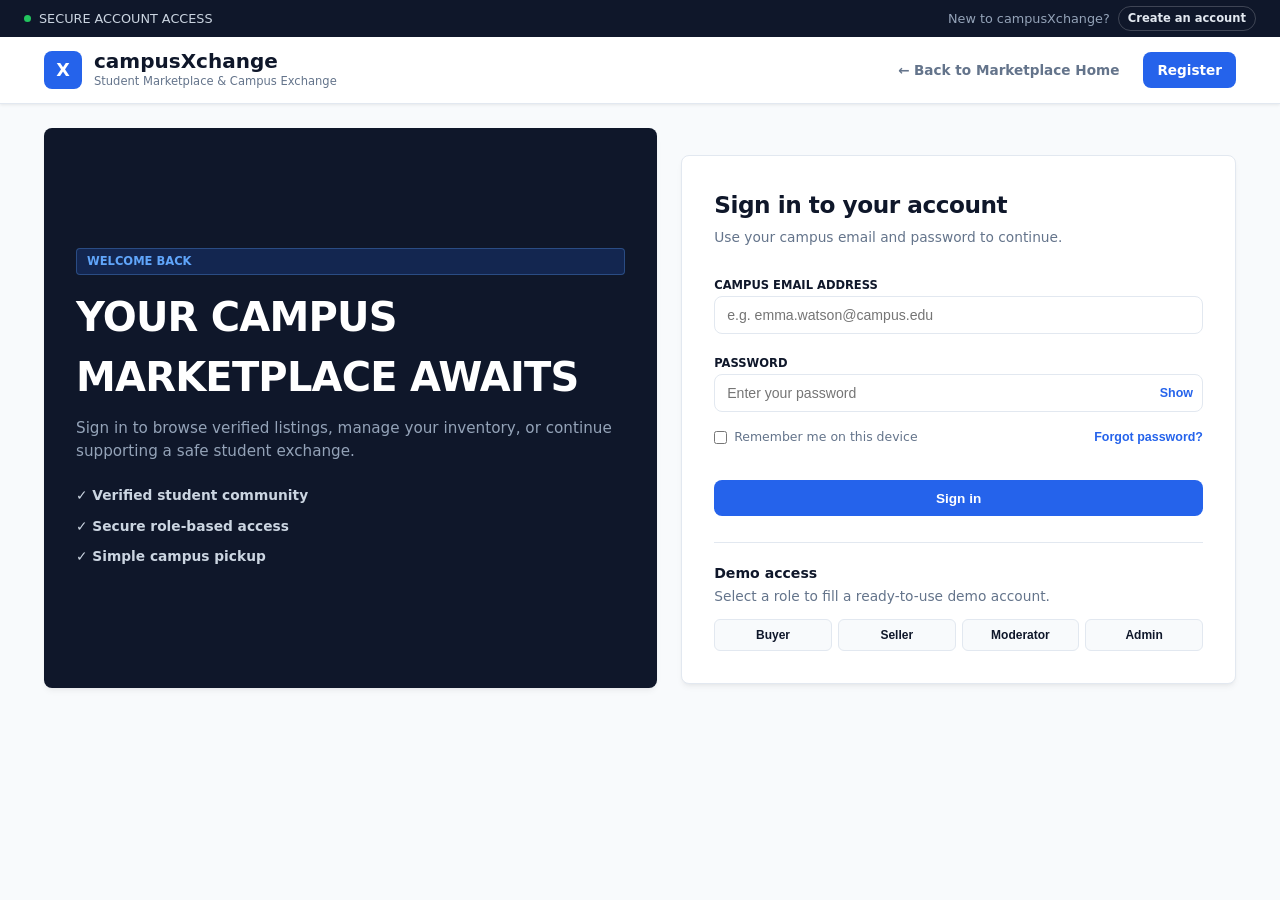
<file: login.html>
<!doctype html>
<html lang="en">
<head>
  <meta charset="UTF-8">
  <meta name="viewport" content="width=device-width, initial-scale=1.0">
  <title>campusXchange | Sign In</title>
  <link rel="stylesheet" href="style.css">
</head>
<body>
  <header class="system-header">
    <div class="role-bar">
      <div class="system-status">
        <span class="status-dot"></span>
        <span>SECURE ACCOUNT ACCESS</span>
      </div>
      <div class="role-switcher">
        <span class="role-label">New to campusXchange?</span>
        <a href="register.html" class="role-pill">Create an account</a>
      </div>
    </div>
    <div class="main-nav">
      <a href="index.html" class="brand-wrapper">
        <div class="brand-logo-icon"></div>
        <div class="brand-text-group">
          <span class="brand-title">campusXchange</span>
          <span class="brand-subtitle">Student Marketplace &amp; Campus Exchange</span>
        </div>
      </a>
      <div class="nav-actions">
        <a href="index.html" class="btn-back-home">← Back to Marketplace Home</a>
        <a href="register.html" class="btn-primary">Register</a>
      </div>
    </div>
  </header>

  <main class="page-container login-page">
    <section class="login-layout">
      <div class="hero-showcase login-hero">
        <span class="hero-tag">Welcome back</span>
        <h1 class="hero-title">YOUR CAMPUS MARKETPLACE AWAITS</h1>
        <p class="hero-desc">Sign in to browse verified listings, manage your inventory, or continue supporting a safe student exchange.</p>
        <div class="login-benefits">
          <span>✓ Verified student community</span>
          <span>✓ Secure role-based access</span>
          <span>✓ Simple campus pickup</span>
        </div>
      </div>

      <section class="login-card" aria-labelledby="loginTitle">
        <div class="login-card-heading">
          <h2 id="loginTitle">Sign in to your account</h2>
          <p>Use your campus email and password to continue.</p>
        </div>

        <form id="loginForm" novalidate>
          <div class="filter-group">
            <label for="loginEmail" class="filter-label">Campus email address</label>
            <input id="loginEmail" name="email" class="input-control" type="email" placeholder="e.g. emma.watson@campus.edu" autocomplete="email" required>
          </div>
          <div class="filter-group login-field">
            <label for="loginPassword" class="filter-label">Password</label>
            <div class="password-field">
              <input id="loginPassword" name="password" class="input-control" type="password" placeholder="Enter your password" autocomplete="current-password" required>
              <button type="button" id="togglePassword" class="password-toggle" aria-label="Show password">Show</button>
            </div>
          </div>
          <div class="login-options">
            <label class="remember-check">
              <input id="rememberMe" type="checkbox">
              <span>Remember me on this device</span>
            </label>
            <button type="button" id="forgotPassword" class="text-button">Forgot password?</button>
          </div>
          <p id="loginMessage" class="form-message" role="status" aria-live="polite"></p>
          <button type="submit" class="btn-primary login-submit">Sign in</button>
        </form>

        <div class="demo-login">
          <strong>Demo access</strong>
          <p>Select a role to fill a ready-to-use demo account.</p>
          <div class="demo-login-buttons">
            <button type="button" data-demo-role="buyer">Buyer</button>
            <button type="button" data-demo-role="seller">Seller</button>
            <button type="button" data-demo-role="moderator">Moderator</button>
            <button type="button" data-demo-role="admin">Admin</button>
          </div>
        </div>
      </section>
    </section>
  </main>
  <script src="login.js"></script>
</body>
</html>
</file>
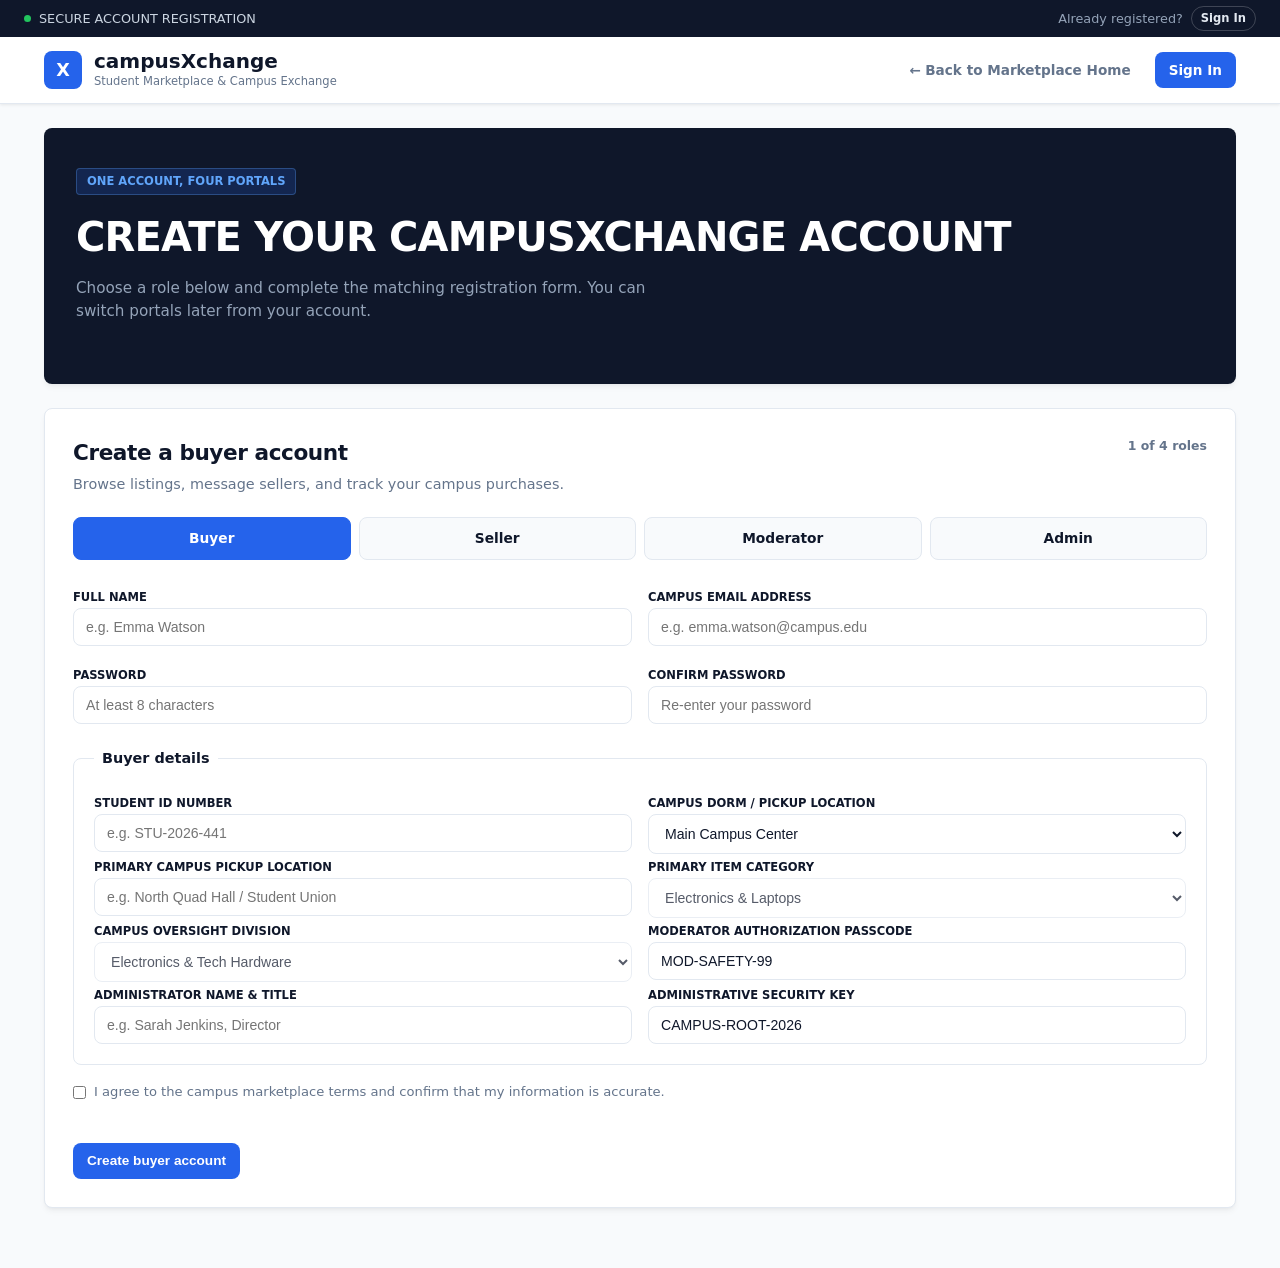
<file: register.html>
<!doctype html>
<html lang="en">
<head>
  <meta charset="UTF-8">
  <meta name="viewport" content="width=device-width, initial-scale=1.0">
  <title>campusXchange | Create an Account</title>
  <link rel="stylesheet" href="style.css">
</head>
<body>
  <header class="system-header">
    <div class="role-bar">
      <div class="system-status">
        <span class="status-dot"></span>
        <span>SECURE ACCOUNT REGISTRATION</span>
      </div>
      <div class="role-switcher">
        <span class="role-label">Already registered?</span>
        <a href="login.html" class="role-pill">Sign In</a>
      </div>
    </div>
    <div class="main-nav">
      <a href="index.html" class="brand-wrapper">
        <div class="brand-logo-icon"></div>
        <div class="brand-text-group">
          <span class="brand-title">campusXchange</span>
          <span class="brand-subtitle">Student Marketplace &amp; Campus Exchange</span>
        </div>
      </a>
      <div class="nav-actions">
        <a href="index.html" class="btn-back-home">← Back to Marketplace Home</a>
        <a href="login.html" class="btn-primary">Sign In</a>
      </div>
    </div>
  </header>

  <main class="page-container registration-page">
    <section class="hero-showcase registration-hero">
      <span class="hero-tag">One account, four portals</span>
      <h1 class="hero-title">CREATE YOUR CAMPUSXCHANGE ACCOUNT</h1>
      <p class="hero-desc">Choose a role below and complete the matching registration form. You can switch portals later from your account.</p>
    </section>

    <section class="registration-card" aria-labelledby="registrationTitle">
      <div class="registration-heading">
        <div>
          <h2 id="registrationTitle">Create a buyer account</h2>
          <p id="registrationDescription">Browse listings, message sellers, and track your campus purchases.</p>
        </div>
        <span id="registrationStep" class="registration-step">1 of 4 roles</span>
      </div>

      <nav class="registration-tabs" aria-label="Choose account role">
        <button type="button" class="registration-tab active" data-role="buyer">Buyer</button>
        <button type="button" class="registration-tab" data-role="seller">Seller</button>
        <button type="button" class="registration-tab" data-role="moderator">Moderator</button>
        <button type="button" class="registration-tab" data-role="admin">Admin</button>
      </nav>

      <form id="registrationForm" novalidate>
        <input type="hidden" id="accountRole" name="role" value="buyer">
        <div class="registration-grid">
          <div class="filter-group">
            <label for="fullName" class="filter-label">Full name</label>
            <input id="fullName" name="fullName" class="input-control" type="text" placeholder="e.g. Emma Watson" autocomplete="name" required>
          </div>
          <div class="filter-group">
            <label for="email" class="filter-label">Campus email address</label>
            <input id="email" name="email" class="input-control" type="email" placeholder="e.g. emma.watson@campus.edu" autocomplete="email" required>
          </div>
          <div class="filter-group">
            <label for="password" class="filter-label">Password</label>
            <input id="password" name="password" class="input-control" type="password" minlength="8" placeholder="At least 8 characters" autocomplete="new-password" required>
          </div>
          <div class="filter-group">
            <label for="confirmPassword" class="filter-label">Confirm password</label>
            <input id="confirmPassword" name="confirmPassword" class="input-control" type="password" minlength="8" placeholder="Re-enter your password" autocomplete="new-password" required>
          </div>
        </div>

        <fieldset class="role-fields">
          <legend id="roleFieldsTitle">Buyer details</legend>
          <div id="buyerFields" class="role-fields-content">
            <div class="filter-group">
              <label for="campusId" class="filter-label">Student ID number</label>
              <input id="campusId" name="campusId" class="input-control" type="text" placeholder="e.g. STU-2026-441">
            </div>
            <div class="filter-group">
              <label for="pickupLocation" class="filter-label">Campus dorm / pickup location</label>
              <select id="pickupLocation" name="pickupLocation" class="select-control">
                <option>Main Campus Center</option>
                <option>North Residence Hall</option>
                <option>Science &amp; Engineering Library</option>
                <option>Off-Campus Student Housing</option>
              </select>
            </div>
          </div>
          <div id="sellerFields" class="role-fields-content" hidden>
            <div class="filter-group">
              <label for="sellerLocation" class="filter-label">Primary campus pickup location</label>
              <input id="sellerLocation" name="sellerLocation" class="input-control" type="text" placeholder="e.g. North Quad Hall / Student Union">
            </div>
            <div class="filter-group">
              <label for="sellerCategory" class="filter-label">Primary item category</label>
              <select id="sellerCategory" name="sellerCategory" class="select-control">
                <option>Electronics &amp; Laptops</option>
                <option>Calculators &amp; Tech</option>
                <option>Textbooks &amp; Course Packs</option>
                <option>Audio &amp; Gaming</option>
                <option>Campus Commuting</option>
              </select>
            </div>
          </div>
          <div id="moderatorFields" class="role-fields-content" hidden>
            <div class="filter-group">
              <label for="moderatorDivision" class="filter-label">Campus oversight division</label>
              <select id="moderatorDivision" name="moderatorDivision" class="select-control">
                <option>Electronics &amp; Tech Hardware</option>
                <option>Textbooks &amp; Course Materials</option>
                <option>Dorm Essentials &amp; Commuting</option>
                <option>General Campus Marketplace</option>
              </select>
            </div>
            <div class="filter-group">
              <label for="moderatorCode" class="filter-label">Moderator authorization passcode</label>
              <input id="moderatorCode" name="moderatorCode" class="input-control" type="text" value="MOD-SAFETY-99" required>
            </div>
          </div>
          <div id="adminFields" class="role-fields-content" hidden>
            <div class="filter-group">
              <label for="adminTitle" class="filter-label">Administrator name &amp; title</label>
              <input id="adminTitle" name="adminTitle" class="input-control" type="text" placeholder="e.g. Sarah Jenkins, Director">
            </div>
            <div class="filter-group">
              <label for="adminKey" class="filter-label">Administrative security key</label>
              <input id="adminKey" name="adminKey" class="input-control" type="text" value="CAMPUS-ROOT-2026" required>
            </div>
          </div>
        </fieldset>

        <label class="terms-check">
          <input id="terms" name="terms" type="checkbox" required>
          <span>I agree to the campus marketplace terms and confirm that my information is accurate.</span>
        </label>
        <p id="formMessage" class="form-message" role="status" aria-live="polite"></p>
        <button type="submit" class="btn-primary registration-submit">Create buyer account</button>
      </form>
    </section>
  </main>
  <script src="register.js"></script>
</body>
</html>
</file>
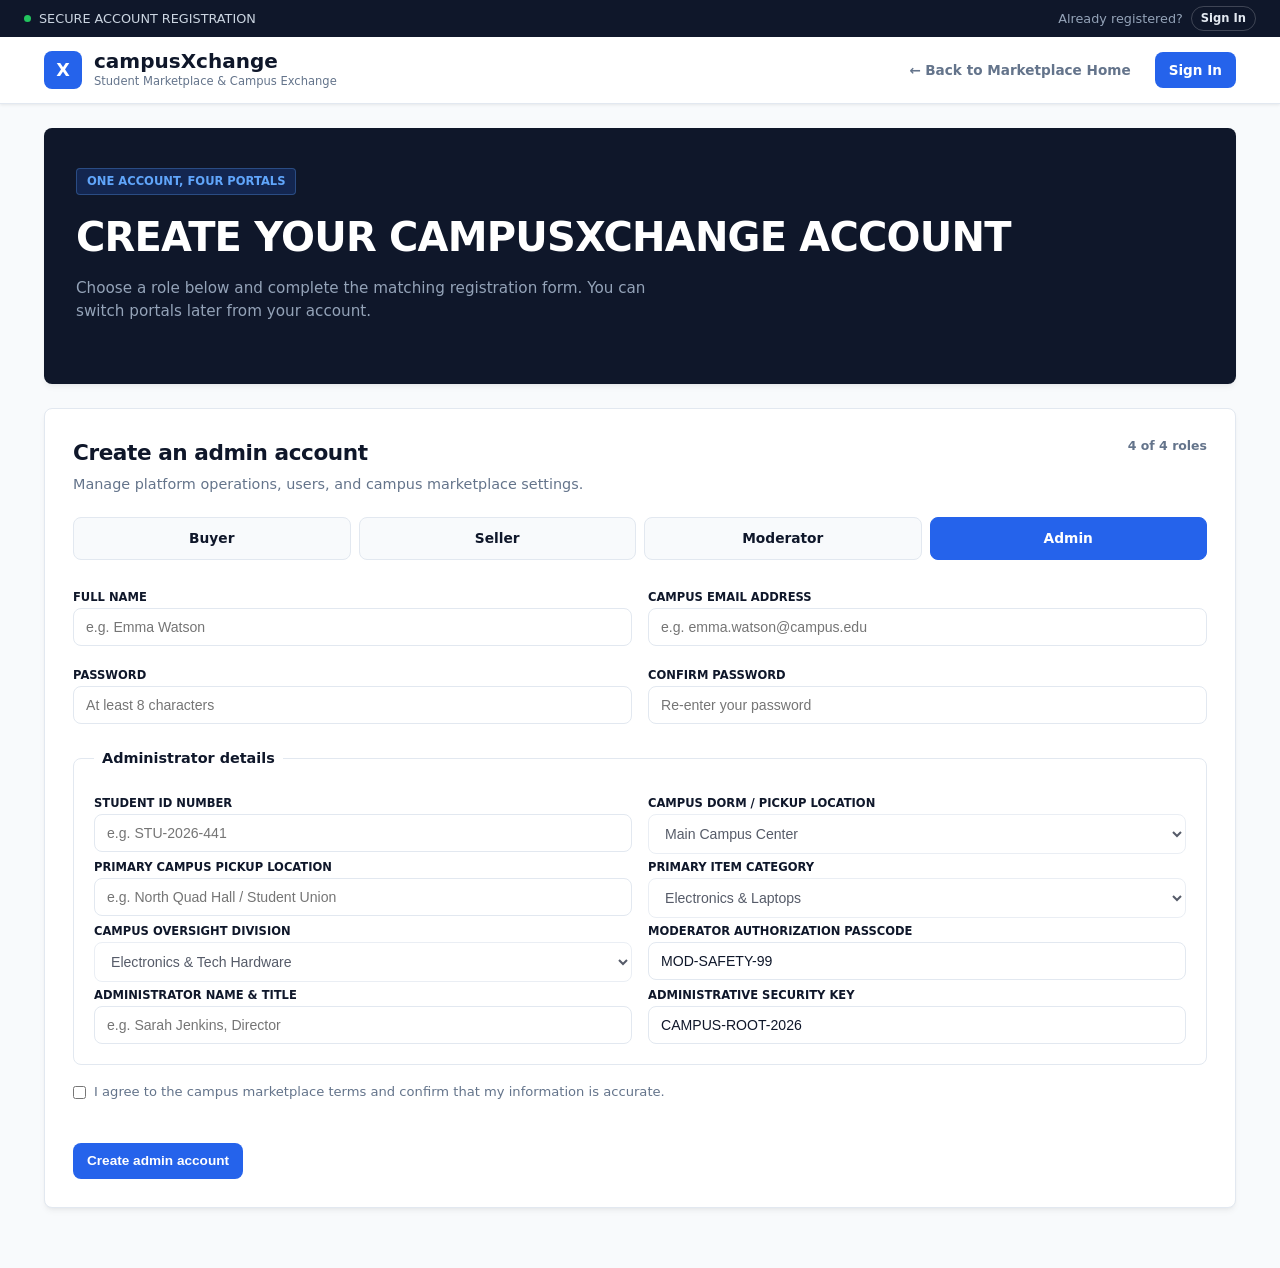
<file: admin/view/register.html>
<!doctype html>
<html lang="en">
<head>
  <meta charset="UTF-8">
  <meta http-equiv="refresh" content="0; url=../../register.html?role=admin">
  <title>Redirecting to registration</title>
</head>
<body>
  <p>Opening the <a href="../../register.html?role=admin">admin registration form</a>...</p>
</body>
</html>
</file>
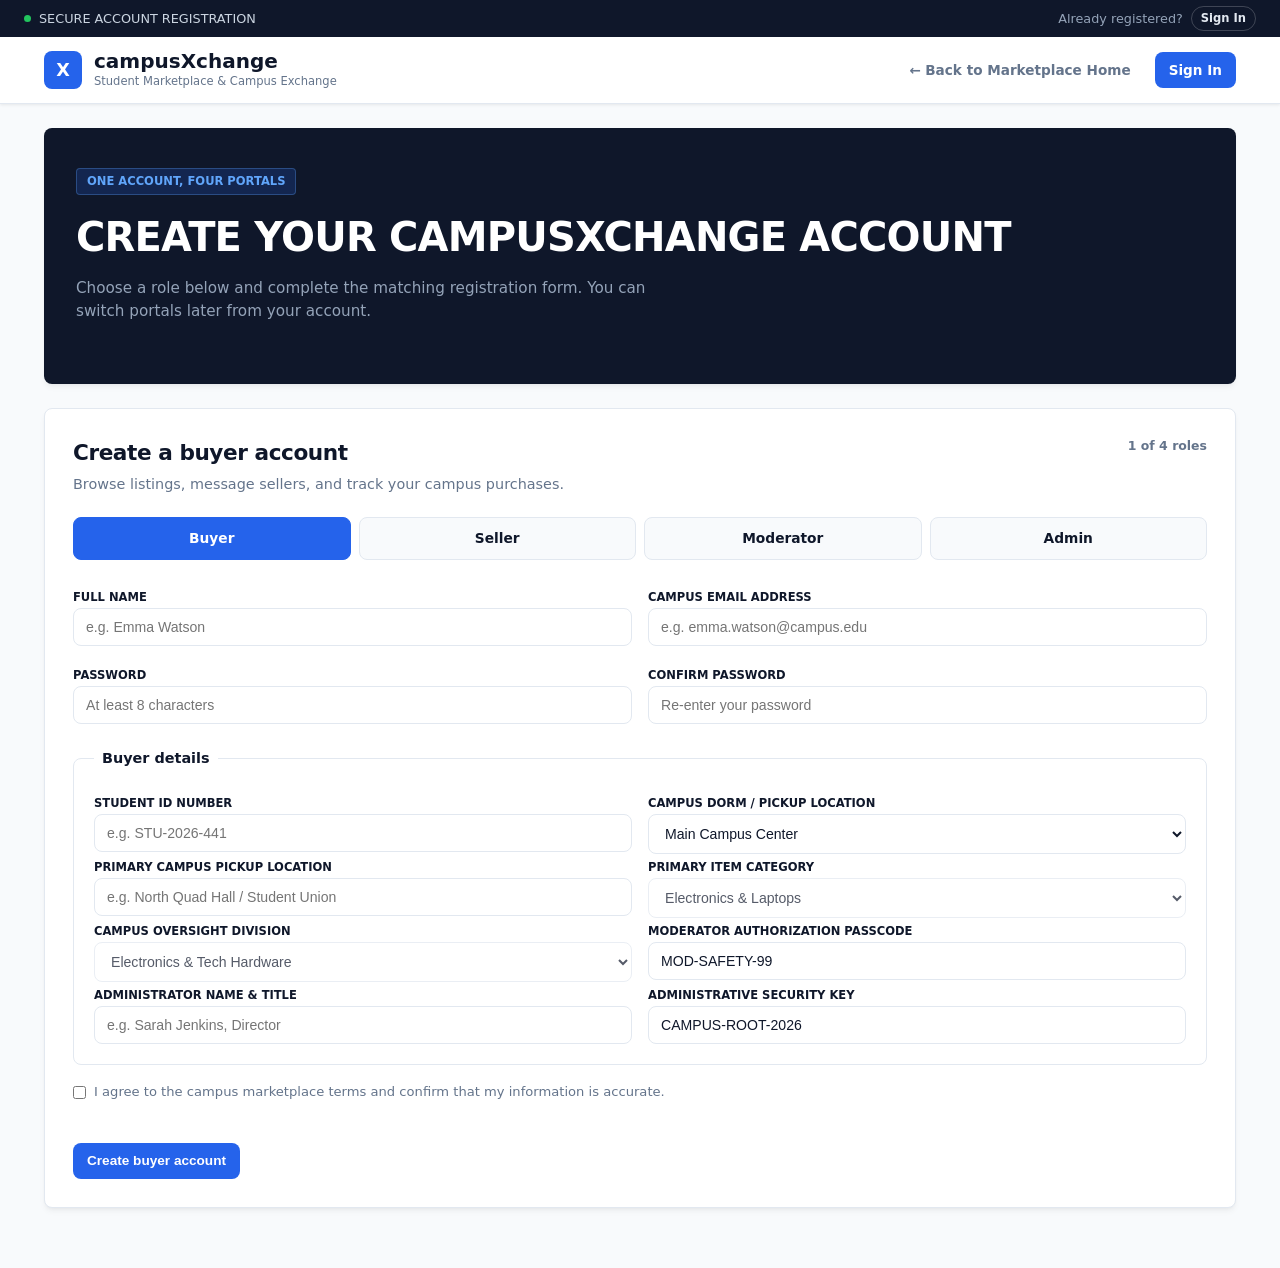
<file: buyers/view/register.html>
<!doctype html>
<html lang="en">
<head>
  <meta charset="UTF-8">
  <meta http-equiv="refresh" content="0; url=../../register.html?role=buyer">
  <title>Redirecting to registration</title>
</head>
<body>
  <p>Opening the <a href="../../register.html?role=buyer">buyer registration form</a>...</p>
</body>
</html>
</file>
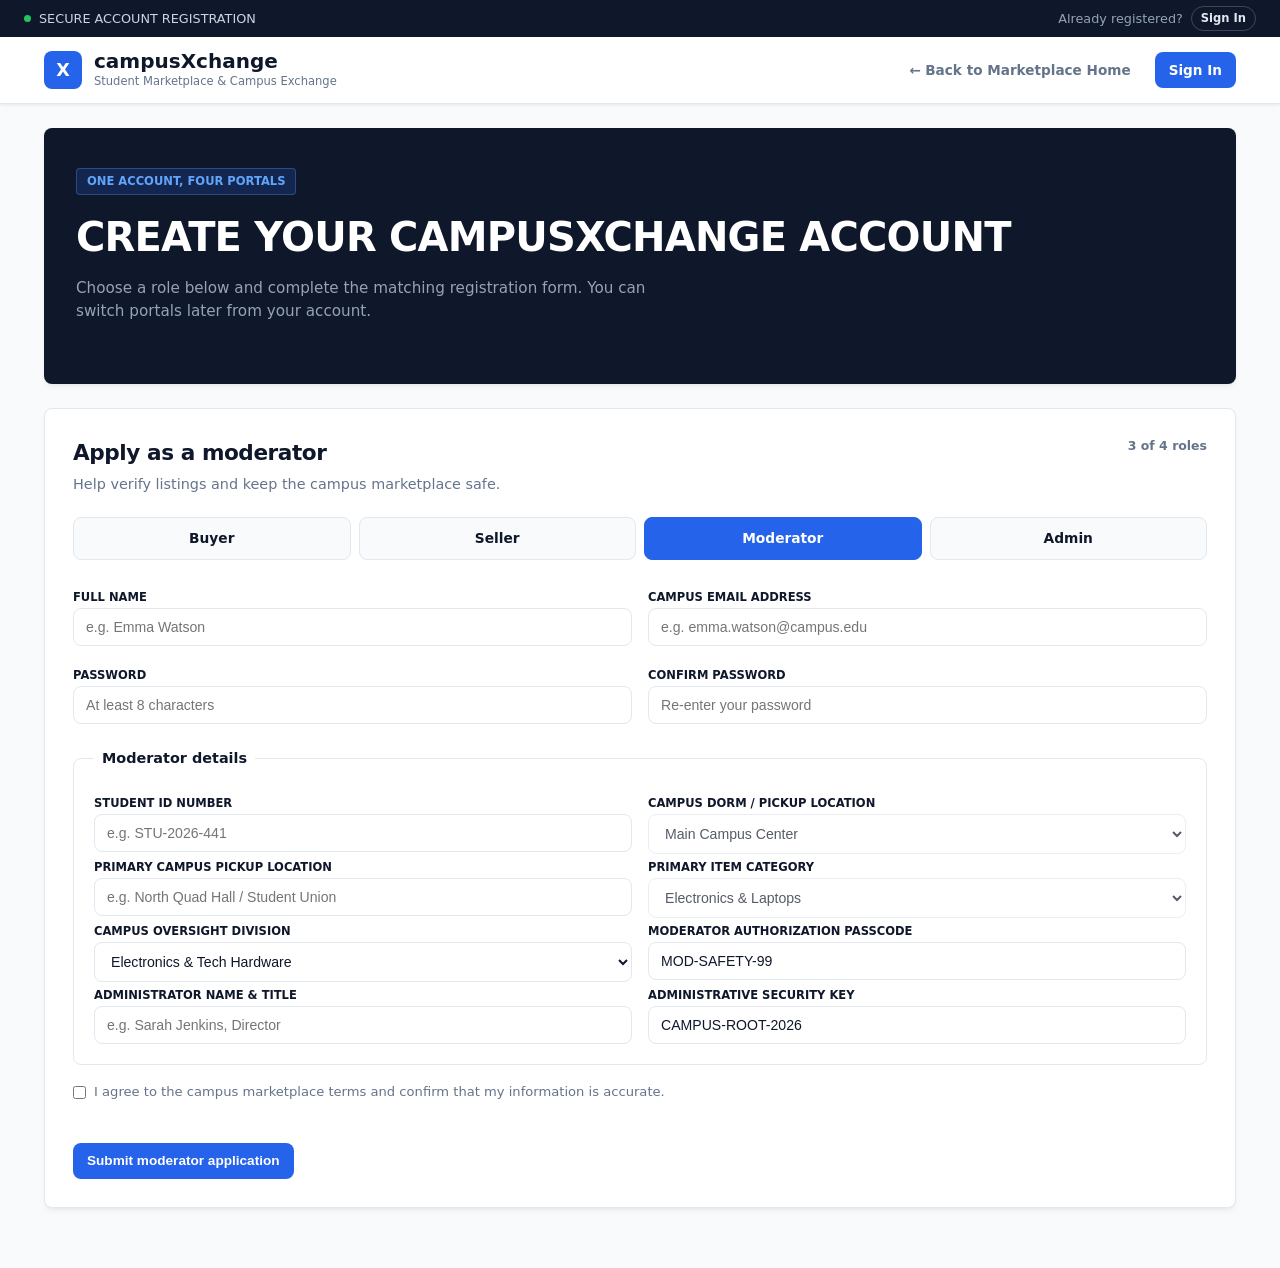
<file: moderators/view/register.html>
<!doctype html>
<html lang="en">
<head>
  <meta charset="UTF-8">
  <meta http-equiv="refresh" content="0; url=../../register.html?role=moderator">
  <title>Redirecting to registration</title>
</head>
<body>
  <p>Opening the <a href="../../register.html?role=moderator">moderator registration form</a>...</p>
</body>
</html>
</file>
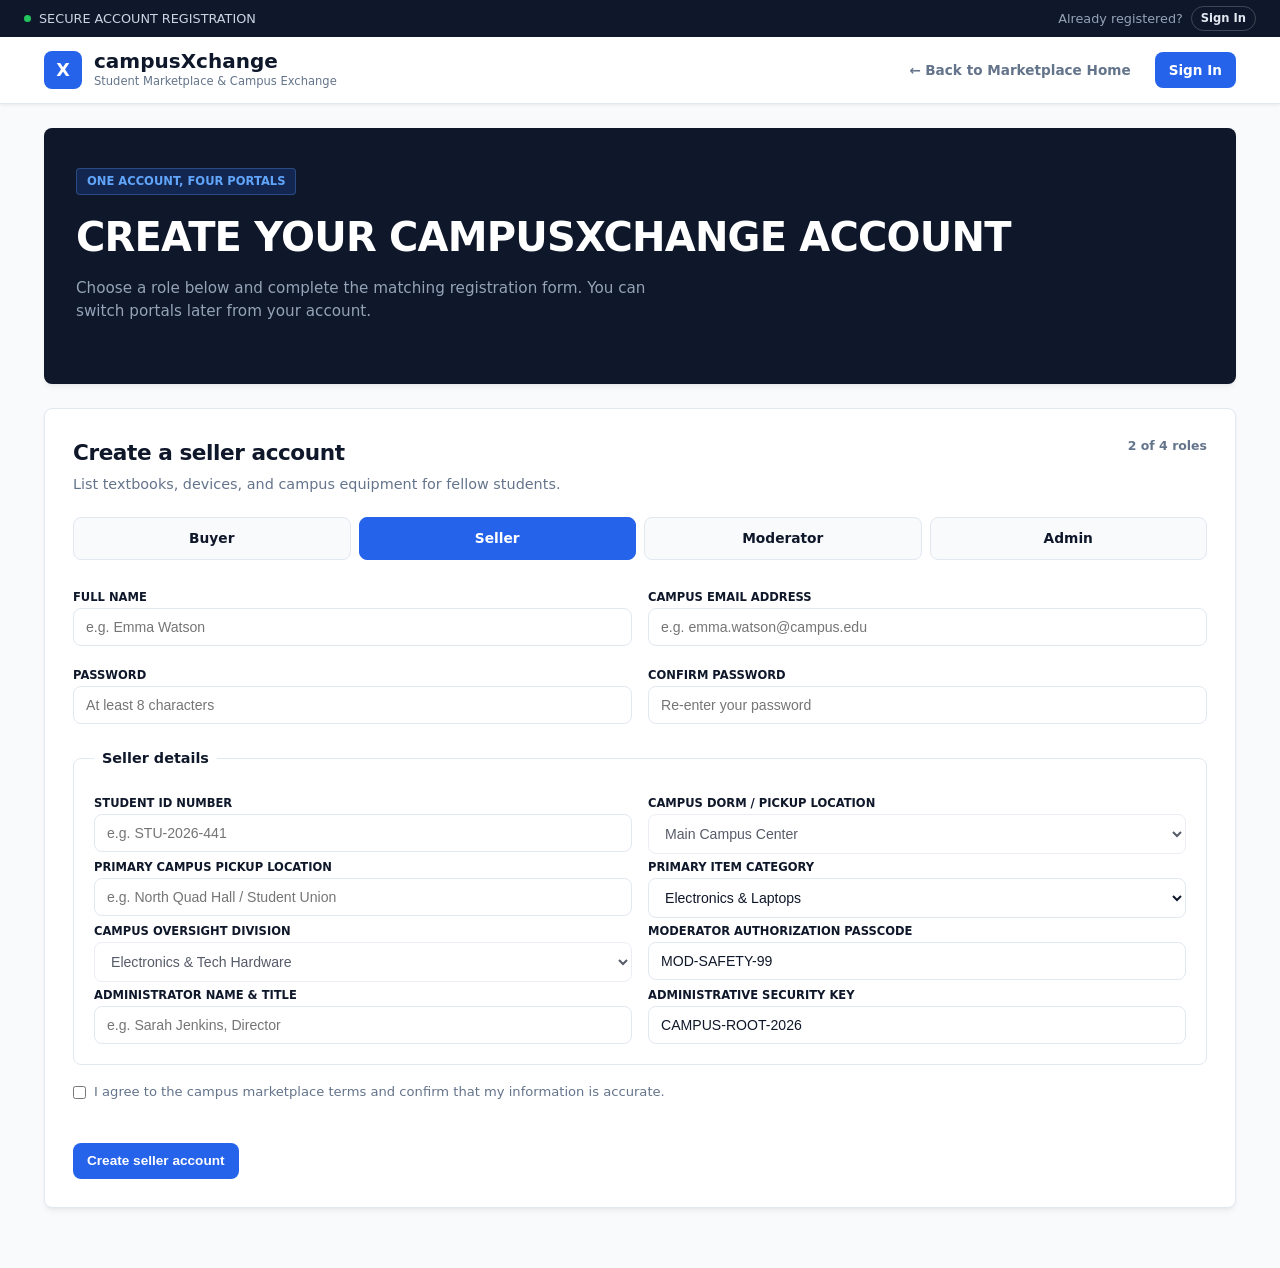
<file: sellers/view/register.html>
<!doctype html>
<html lang="en">
<head>
  <meta charset="UTF-8">
  <meta http-equiv="refresh" content="0; url=../../register.html?role=seller">
  <title>Redirecting to registration</title>
</head>
<body>
  <p>Opening the <a href="../../register.html?role=seller">seller registration form</a>...</p>
</body>
</html>
</file>
<file: style.css>
/* ===== campusXchange — Complete Normal Clean Website Style & Fixed Header ===== */

:root {
  --bg-main: #f8fafc;
  --card-bg: #ffffff;
  --text-main: #0f172a;
  --text-muted: #64748b;
  --border-color: #e2e8f0;
  
  /* Modern E-Commerce Palette */
  --primary-color: #2563eb;
  --primary-hover: #1d4ed8;
  --navy-dark: #0f172a;
  --accent-cyan: #06b6d4;
  --danger-red: #ef4444;
  
  --radius-normal: 8px;
  --shadow-subtle: 0 1px 3px rgba(0, 0, 0, 0.08);
  --shadow-card: 0 4px 6px -1px rgba(0, 0, 0, 0.05), 0 2px 4px -2px rgba(0, 0, 0, 0.05);
}

*, *::before, *::after {
  box-sizing: border-box;
  margin: 0;
  padding: 0;
}

body {
  font-family: 'Inter', system-ui, -apple-system, sans-serif;
  background-color: var(--bg-main);
  color: var(--text-main);
  line-height: 1.5;
  -webkit-font-smoothing: antialiased;
}

a { text-decoration: none; color: inherit; }
img { max-width: 100%; display: block; }
h1, h2, h3 { letter-spacing: -0.02em; }
:focus-visible { outline: 2px solid var(--primary-color); outline-offset: 2px; }

/* ---------- Clean Standard Header & Navbar ---------- */
.system-header {
  position: sticky;
  top: 0;
  z-index: 100;
  background: var(--card-bg);
  border-bottom: 1px solid var(--border-color);
  box-shadow: var(--shadow-subtle);
}

/* Top Dark Bar for User Status */
.auth-top-bar {
  background: var(--navy-dark);
  color: #cbd5e1;
  display: flex;
  flex-wrap: wrap;
  justify-content: space-between;
  align-items: center;
  padding: 6px 24px;
  font-size: 0.8rem;
  font-weight: 500;
}

.role-bar {
  padding: 6px 24px;
  display: flex;
  flex-wrap: wrap;
  justify-content: space-between;
  align-items: center;
  gap: 8px 20px;
  background: var(--navy-dark);
  color: #cbd5e1;
  font-size: 0.8rem;
  font-weight: 500;
}

.auth-user-status { 
  display: flex; 
  align-items: center; 
  gap: 8px; 
}
.auth-user-status strong { color: #ffffff; }
.status-dot { 
  width: 7px; 
  height: 7px; 
  border-radius: 50%; 
  background: #22c55e; 
}

.role-badge {
  font-size: 0.65rem;
  font-weight: 700;
  letter-spacing: 0.05em;
  padding: 2px 8px;
  border-radius: 4px;
  text-transform: uppercase;
  background: #334155;
  color: #fff;
}
.role-buyer { background: var(--accent-cyan); color: #fff; }
.role-seller { background: #f59e0b; color: #fff; }
.role-moderator { background: #8b5cf6; color: #fff; }
.role-admin { background: var(--danger-red); color: #fff; }

.demo-account-switcher { display: flex; align-items: center; gap: 6px; }
.demo-btn {
  font-size: 0.75rem;
  font-weight: 600;
  padding: 4px 10px;
  border-radius: 4px;
  border: 1px solid rgba(255, 255, 255, 0.2);
  background: rgba(255, 255, 255, 0.05);
  color: #fff;
  cursor: pointer;
  transition: background 0.15s;
}
.demo-btn:hover, .demo-btn.active {
  background: var(--primary-color);
  border-color: var(--primary-color);
}

.system-status,
.role-switcher,
.role-nav-links {
  display: flex;
  align-items: center;
}

.system-status,
.role-switcher {
  gap: 8px;
}

.role-label {
  color: #94a3b8;
  white-space: nowrap;
}

.role-nav-links {
  gap: 6px;
  flex-wrap: wrap;
}

.role-pill {
  padding: 3px 9px;
  border: 1px solid rgba(255, 255, 255, 0.2);
  border-radius: 999px;
  color: #e2e8f0;
  font-size: 0.72rem;
  font-weight: 700;
  transition: background 0.15s, border-color 0.15s;
}

.role-pill:hover,
.role-pill.active {
  background: var(--primary-color);
  border-color: var(--primary-color);
  color: #fff;
}

.status-dot-amber,
.status-dot-emerald,
.status-dot-purple {
  width: 7px;
  height: 7px;
  border-radius: 50%;
  flex-shrink: 0;
  background: #f59e0b;
}

.status-dot-emerald { background: #22c55e; }
.status-dot-purple { background: #a78bfa; }

/* Main Navbar Layout Fix */
.main-nav {
  max-width: 1240px;
  margin: 0 auto;
  display: flex;
  justify-content: space-between;
  align-items: center;
  padding: 12px 24px;
  gap: 16px;
}

.brand-wrapper { 
  display: flex; 
  align-items: center; 
  gap: 12px; 
}

.brand-logo-icon {
  width: 38px;
  height: 38px;
  border-radius: var(--radius-normal);
  background: var(--primary-color);
  display: grid;
  place-items: center;
  color: #fff;
  flex-shrink: 0;
}
.brand-logo-icon::after { 
  content: "X"; 
  font-weight: 900; 
  font-size: 1.1rem;
}

.brand-title {
  font-size: 1.25rem;
  font-weight: 800;
  color: var(--navy-dark);
  line-height: 1.2;
}

.brand-subtitle {
  font-size: 0.72rem;
  color: var(--text-muted);
  font-weight: 500;
}

.brand-text-group {
  display: flex;
  flex-direction: column;
  min-width: 0;
}

/* Right Navigation Action Alignment Fix */
.nav-right-actions { 
  display: flex; 
  align-items: center; 
  gap: 12px;
  flex-shrink: 0;
}

.nav-actions {
  display: flex;
  align-items: center;
  justify-content: flex-end;
  flex-wrap: wrap;
  gap: 10px;
  flex-shrink: 1;
}

.btn-back-home,
.btn-primary,
.btn-cyan,
.btn-warn,
.btn-emerald,
.btn-action-suspend {
  display: inline-flex;
  align-items: center;
  justify-content: center;
  min-height: 36px;
  padding: 8px 14px;
  border-radius: var(--radius-normal);
  font-size: 0.85rem;
  font-weight: 700;
  white-space: nowrap;
}

.btn-back-home {
  color: var(--text-muted);
}

.btn-back-home:hover {
  color: var(--primary-color);
}

.btn-primary,
.btn-cyan,
.btn-warn,
.btn-emerald,
.btn-action-suspend {
  background: var(--primary-color);
  color: #fff;
}

.btn-primary:hover,
.btn-cyan:hover,
.btn-warn:hover,
.btn-emerald:hover,
.btn-action-suspend:hover {
  background: var(--primary-hover);
}

.nav-cart-btn {
  font-weight: 600;
  font-size: 0.85rem;
  padding: 8px 14px;
  border-radius: var(--radius-normal);
  background: #f1f5f9;
  border: 1px solid var(--border-color);
  display: flex;
  align-items: center;
  gap: 6px;
}
.cart-badge {
  background: var(--primary-color);
  color: #fff;
  border-radius: 999px;
  font-size: 0.7rem;
  padding: 1px 6px;
  font-weight: 700;
}

.btn-portal-jump {
  font-weight: 600;
  font-size: 0.85rem;
  color: var(--text-muted);
  padding: 8px 4px;
}
.btn-portal-jump:hover { color: var(--primary-color); }

.registration-page {
  max-width: 980px;
}

.registration-hero {
  padding: 32px;
}

.registration-card {
  background: var(--card-bg);
  border: 1px solid var(--border-color);
  border-radius: var(--radius-normal);
  padding: 28px;
  box-shadow: var(--shadow-card);
}

.registration-heading {
  display: flex;
  justify-content: space-between;
  align-items: flex-start;
  gap: 16px;
  margin-bottom: 22px;
}

.registration-heading h2 {
  color: var(--navy-dark);
  font-size: 1.35rem;
  margin-bottom: 4px;
}

.registration-heading p {
  color: var(--text-muted);
  font-size: 0.9rem;
}

.registration-step {
  color: var(--text-muted);
  font-size: 0.78rem;
  font-weight: 700;
  white-space: nowrap;
}

.registration-tabs {
  display: grid;
  grid-template-columns: repeat(4, 1fr);
  gap: 8px;
  margin-bottom: 24px;
}

.registration-tab {
  border: 1px solid var(--border-color);
  border-radius: var(--radius-normal);
  background: #f8fafc;
  color: var(--navy-dark);
  cursor: pointer;
  font: inherit;
  font-size: 0.86rem;
  font-weight: 700;
  padding: 10px 12px;
}

.registration-tab:hover,
.registration-tab.active {
  background: var(--primary-color);
  border-color: var(--primary-color);
  color: #fff;
}

.registration-grid,
.role-fields-content {
  display: grid;
  grid-template-columns: repeat(2, minmax(0, 1fr));
  gap: 16px;
}

.role-fields {
  border: 1px solid var(--border-color);
  border-radius: var(--radius-normal);
  margin: 24px 0 18px;
  padding: 20px;
}

.role-fields legend {
  color: var(--navy-dark);
  font-size: 0.9rem;
  font-weight: 800;
  padding: 0 8px;
}

.terms-check {
  align-items: flex-start;
  color: var(--text-muted);
  display: flex;
  font-size: 0.82rem;
  gap: 8px;
  line-height: 1.4;
  margin: 18px 0;
}

.terms-check input {
  accent-color: var(--primary-color);
  margin-top: 3px;
}

.registration-submit {
  border: 0;
  cursor: pointer;
}

.form-message {
  min-height: 1.3em;
  font-size: 0.85rem;
  font-weight: 600;
  margin: 6px 0;
}

.form-message.error { color: var(--danger-red); }
.form-message.success { color: #15803d; }

.login-page {
  max-width: 1120px;
}

.login-layout {
  display: grid;
  grid-template-columns: minmax(0, 1.05fr) minmax(360px, 0.95fr);
  gap: 24px;
  align-items: stretch;
}

.login-hero {
  margin-bottom: 0;
  min-height: 560px;
  display: flex;
  flex-direction: column;
  justify-content: center;
}

.login-benefits {
  display: grid;
  gap: 10px;
  color: #cbd5e1;
  font-size: 0.86rem;
  font-weight: 600;
}

.login-card {
  align-self: center;
  background: var(--card-bg);
  border: 1px solid var(--border-color);
  border-radius: var(--radius-normal);
  box-shadow: var(--shadow-card);
  padding: 32px;
}

.login-card-heading {
  margin-bottom: 24px;
}

.login-card-heading h2 {
  color: var(--navy-dark);
  font-size: 1.45rem;
  margin-bottom: 4px;
}

.login-card-heading p,
.demo-login p {
  color: var(--text-muted);
  font-size: 0.86rem;
}

.login-field {
  margin-top: 16px;
}

.password-field {
  position: relative;
}

.password-field .input-control {
  padding-right: 68px;
}

.password-toggle {
  position: absolute;
  top: 50%;
  right: 10px;
  transform: translateY(-50%);
  border: 0;
  background: transparent;
  color: var(--primary-color);
  cursor: pointer;
  font-size: 0.78rem;
  font-weight: 700;
}

.login-options {
  align-items: center;
  display: flex;
  justify-content: space-between;
  gap: 12px;
  margin: 16px 0 4px;
}

.remember-check {
  align-items: center;
  color: var(--text-muted);
  display: flex;
  font-size: 0.78rem;
  gap: 7px;
}

.remember-check input {
  accent-color: var(--primary-color);
}

.text-button {
  border: 0;
  background: transparent;
  color: var(--primary-color);
  cursor: pointer;
  font-size: 0.78rem;
  font-weight: 700;
  padding: 0;
}

.login-submit {
  border: 0;
  cursor: pointer;
  margin-top: 4px;
  width: 100%;
}

.demo-login {
  border-top: 1px solid var(--border-color);
  margin-top: 26px;
  padding-top: 20px;
}

.demo-login strong {
  color: var(--navy-dark);
  display: block;
  font-size: 0.88rem;
  margin-bottom: 2px;
}

.demo-login-buttons {
  display: grid;
  grid-template-columns: repeat(4, 1fr);
  gap: 6px;
  margin-top: 12px;
}

.demo-login-buttons button {
  border: 1px solid var(--border-color);
  border-radius: 6px;
  background: #f8fafc;
  color: var(--navy-dark);
  cursor: pointer;
  font-size: 0.75rem;
  font-weight: 700;
  padding: 8px 4px;
}

.demo-login-buttons button:hover {
  border-color: var(--primary-color);
  color: var(--primary-color);
}

/* ---------- Page Container ---------- */
.page-container { 
  max-width: 1240px; 
  margin: 0 auto; 
  padding: 24px 24px 60px; 
}

/* ---------- Hero Showcase Section ---------- */
.hero-showcase {
  background: var(--navy-dark);
  color: #ffffff;
  border-radius: var(--radius-normal);
  padding: 40px 32px;
  margin-bottom: 24px;
  position: relative;
  overflow: hidden;
  box-shadow: var(--shadow-card);
}

.hero-tag {
  background: rgba(37, 99, 235, 0.2);
  color: #60a5fa;
  border: 1px solid rgba(96, 165, 250, 0.3);
  font-size: 0.72rem;
  font-weight: 700;
  text-transform: uppercase;
  padding: 4px 10px;
  border-radius: 4px;
  display: inline-block;
  margin-bottom: 12px;
}

.hero-title {
  font-size: clamp(1.8rem, 3.5vw, 2.5rem);
  font-weight: 800;
}

.hero-desc {
  color: #94a3b8;
  font-size: 0.95rem;
  margin: 10px 0 22px;
  max-width: 60ch;
}

.hero-stats-row { display: flex; gap: 12px; flex-wrap: wrap; }
.hero-stat-item {
  background: rgba(255, 255, 255, 0.05);
  border: 1px solid rgba(255, 255, 255, 0.1);
  border-radius: var(--radius-normal);
  padding: 12px 18px;
  min-width: 160px;
}
.hero-stat-num { display: block; font-size: 1.3rem; font-weight: 800; color: #fff; }
.hero-stat-lbl { font-size: 0.75rem; color: #94a3b8; }

/* ---------- Search & Filter Panel ---------- */
.search-filter-panel {
  background: var(--card-bg);
  border: 1px solid var(--border-color);
  border-radius: var(--radius-normal);
  padding: 20px;
  box-shadow: var(--shadow-subtle);
  display: grid;
  grid-template-columns: 2fr 1.2fr 1.2fr 1fr 1fr auto;
  gap: 12px;
  align-items: end;
}

.filter-label {
  font-size: 0.72rem;
  font-weight: 700;
  color: var(--navy-dark);
  text-transform: uppercase;
  margin-bottom: 4px;
}

.input-control, .select-control {
  padding: 10px 12px;
  border: 1px solid var(--border-color);
  border-radius: var(--radius-normal);
  font-size: 0.88rem;
  width: 100%;
  background: #fff;
  color: var(--text-main);
}
.input-control:focus, .select-control:focus {
  border-color: var(--primary-color);
  outline: none;
  box-shadow: 0 0 0 3px rgba(37, 99, 235, 0.15);
}

.card-top-row {
  display: flex;
  justify-content: space-between;
  align-items: center;
  margin: 24px 2px 14px;
}
.card-top-row strong {
  color: var(--navy-dark);
  font-size: 0.98rem;
  font-weight: 700;
}

/* ---------- Listings Grid & Cards ---------- */
.listings-grid {
  display: grid;
  grid-template-columns: repeat(auto-fill, minmax(230px, 1fr));
  gap: 16px;
  margin-bottom: 40px;
}

.listing-card, .listings-grid > article {
  background: var(--card-bg);
  border: 1px solid var(--border-color);
  border-radius: var(--radius-normal);
  overflow: hidden;
  box-shadow: var(--shadow-subtle);
  display: flex;
  flex-direction: column;
  transition: transform 0.15s ease, box-shadow 0.15s ease;
}

.listing-card:hover, .listings-grid > article:hover {
  transform: translateY(-2px);
  box-shadow: var(--shadow-card);
  border-color: var(--primary-color);
}

.listing-card img, .listing-image {
  width: 100%;
  aspect-ratio: 4/3;
  object-fit: cover;
  background: #e2e8f0;
}

.listing-body {
  padding: 14px;
  display: flex;
  flex-direction: column;
  gap: 6px;
  flex: 1;
}

.listing-title { font-size: 0.98rem; font-weight: 700; color: var(--navy-dark); }
.listing-meta { font-size: 0.78rem; color: var(--text-muted); }
.price-display { font-size: 1.35rem; font-weight: 800; color: var(--primary-color); }

/* ---------- Role Portals Layout ---------- */
.roles-overview-panel { margin-top: 32px; }

.roles-grid {
  display: grid;
  grid-template-columns: repeat(auto-fit, minmax(240px, 1fr));
  gap: 16px;
  margin-top: 16px;
}

.role-portal-card {
  background: var(--card-bg);
  border: 1px solid var(--border-color);
  border-radius: var(--radius-normal);
  padding: 20px;
  box-shadow: var(--shadow-subtle);
  display: flex;
  flex-direction: column;
  justify-content: space-between;
  height: 100%;
  transition: border-color 0.15s;
}

.role-portal-card:hover {
  border-color: var(--primary-color);
  box-shadow: var(--shadow-card);
}

.role-icon {
  width: 40px;
  height: 40px;
  border-radius: var(--radius-normal);
  background: #f1f5f9;
  display: grid;
  place-items: center;
  font-size: 1.2rem;
  margin-bottom: 10px;
}

.role-card-title {
  font-size: 1.05rem;
  font-weight: 700;
  color: var(--navy-dark);
  margin-bottom: 4px;
}

.role-card-desc {
  color: var(--text-muted);
  font-size: 0.86rem;
  flex: 1;
  margin-bottom: 16px;
}

.role-actions-list {
  display: flex;
  flex-wrap: wrap;
  gap: 8px;
  align-items: center;
}

.role-actions-list a, 
.role-actions-list button {
  flex: 1 1 auto;
  font-size: 0.82rem;
  font-weight: 700;
  padding: 8px 12px;
  border-radius: var(--radius-normal);
  text-align: center;
  white-space: nowrap;
}

/* ---------- Buttons & Actions ---------- */
.btn-cyan, .btn-buy,
.role-actions-list a.btn-cyan {
  background: var(--primary-color);
  color: #ffffff;
  border: none;
  cursor: pointer;
  transition: background 0.15s;
}

.btn-cyan:hover, .btn-buy:hover,
.role-actions-list a.btn-cyan:hover {
  background: var(--primary-hover);
}

.btn-outline,
.role-actions-list a.btn-outline {
  background: #ffffff;
  color: var(--navy-dark);
  border: 1px solid var(--border-color);
  cursor: pointer;
  transition: background 0.15s;
}

.btn-outline:hover,
.role-actions-list a.btn-outline:hover {
  background: #f1f5f9;
  border-color: var(--navy-dark);
}

/* ---------- Modal Popup & Backdrop Overlay Fix ---------- */
.modal-backdrop {
  display: none;
  position: fixed;
  inset: 0;
  z-index: 999;
  background: rgba(15, 23, 42, 0.7);
  backdrop-filter: blur(4px);
  align-items: center;
  justify-content: center;
  padding: 16px;
}

.modal-backdrop.active, 
.modal-backdrop.show, 
.modal-backdrop.open, 
.modal-backdrop.is-open {
  display: flex !important;
}

.modal-card {
  position: relative;
  width: min(500px, 100%);
  max-height: 90vh;
  overflow-y: auto;
  background: var(--card-bg);
  border-radius: var(--radius-normal);
  padding: 28px 24px;
  box-shadow: 0 20px 25px -5px rgba(0, 0, 0, 0.2);
  border-top: 4px solid var(--primary-color);
}

.modal-card .hero-title {
  font-size: 1.35rem;
  color: var(--navy-dark);
}

.modal-card .hero-desc {
  color: var(--text-muted);
  margin: 6px 0 16px;
  font-size: 0.88rem;
}

.modal-close-btn {
  position: absolute;
  top: 12px;
  right: 12px;
  width: 30px;
  height: 30px;
  border-radius: 4px;
  border: 1px solid var(--border-color);
  background: #f8fafc;
  color: var(--text-muted);
  font-size: 1.1rem;
  cursor: pointer;
  display: grid;
  place-items: center;
}

.modal-close-btn:hover {
  background: #fee2e2;
  color: var(--danger-red);
}

/* ---------- Responsive Layout ---------- */
@media (max-width: 980px) {
  .search-filter-panel { grid-template-columns: 1fr 1fr; }
  .search-filter-panel .filter-group:first-child { grid-column: 1/-1; }
}

@media (max-width: 640px) {
  .auth-top-bar, .role-bar, .main-nav { padding-left: 16px; padding-right: 16px; }
  .role-bar { align-items: flex-start; }
  .role-switcher { align-items: flex-start; flex-direction: column; gap: 4px; }
  .main-nav { flex-direction: column; align-items: flex-start; }
  .nav-right-actions, .nav-actions { width: 100%; justify-content: flex-start; }
  .nav-right-actions { flex-wrap: wrap; }
  .nav-actions a { flex: 1 1 auto; }
  .page-container { padding: 16px 16px 40px; }
  .hero-showcase { padding: 28px 20px; }
  .search-filter-panel { grid-template-columns: 1fr; }
  .registration-card { padding: 20px 16px; }
  .registration-heading { flex-direction: column; gap: 6px; }
  .registration-tabs { grid-template-columns: 1fr 1fr; }
  .registration-grid, .role-fields-content { grid-template-columns: 1fr; }
  .login-layout { grid-template-columns: 1fr; }
  .login-hero { min-height: auto; }
  .login-card { padding: 24px 18px; }
  .demo-login-buttons { grid-template-columns: repeat(2, 1fr); }
}
</file>
